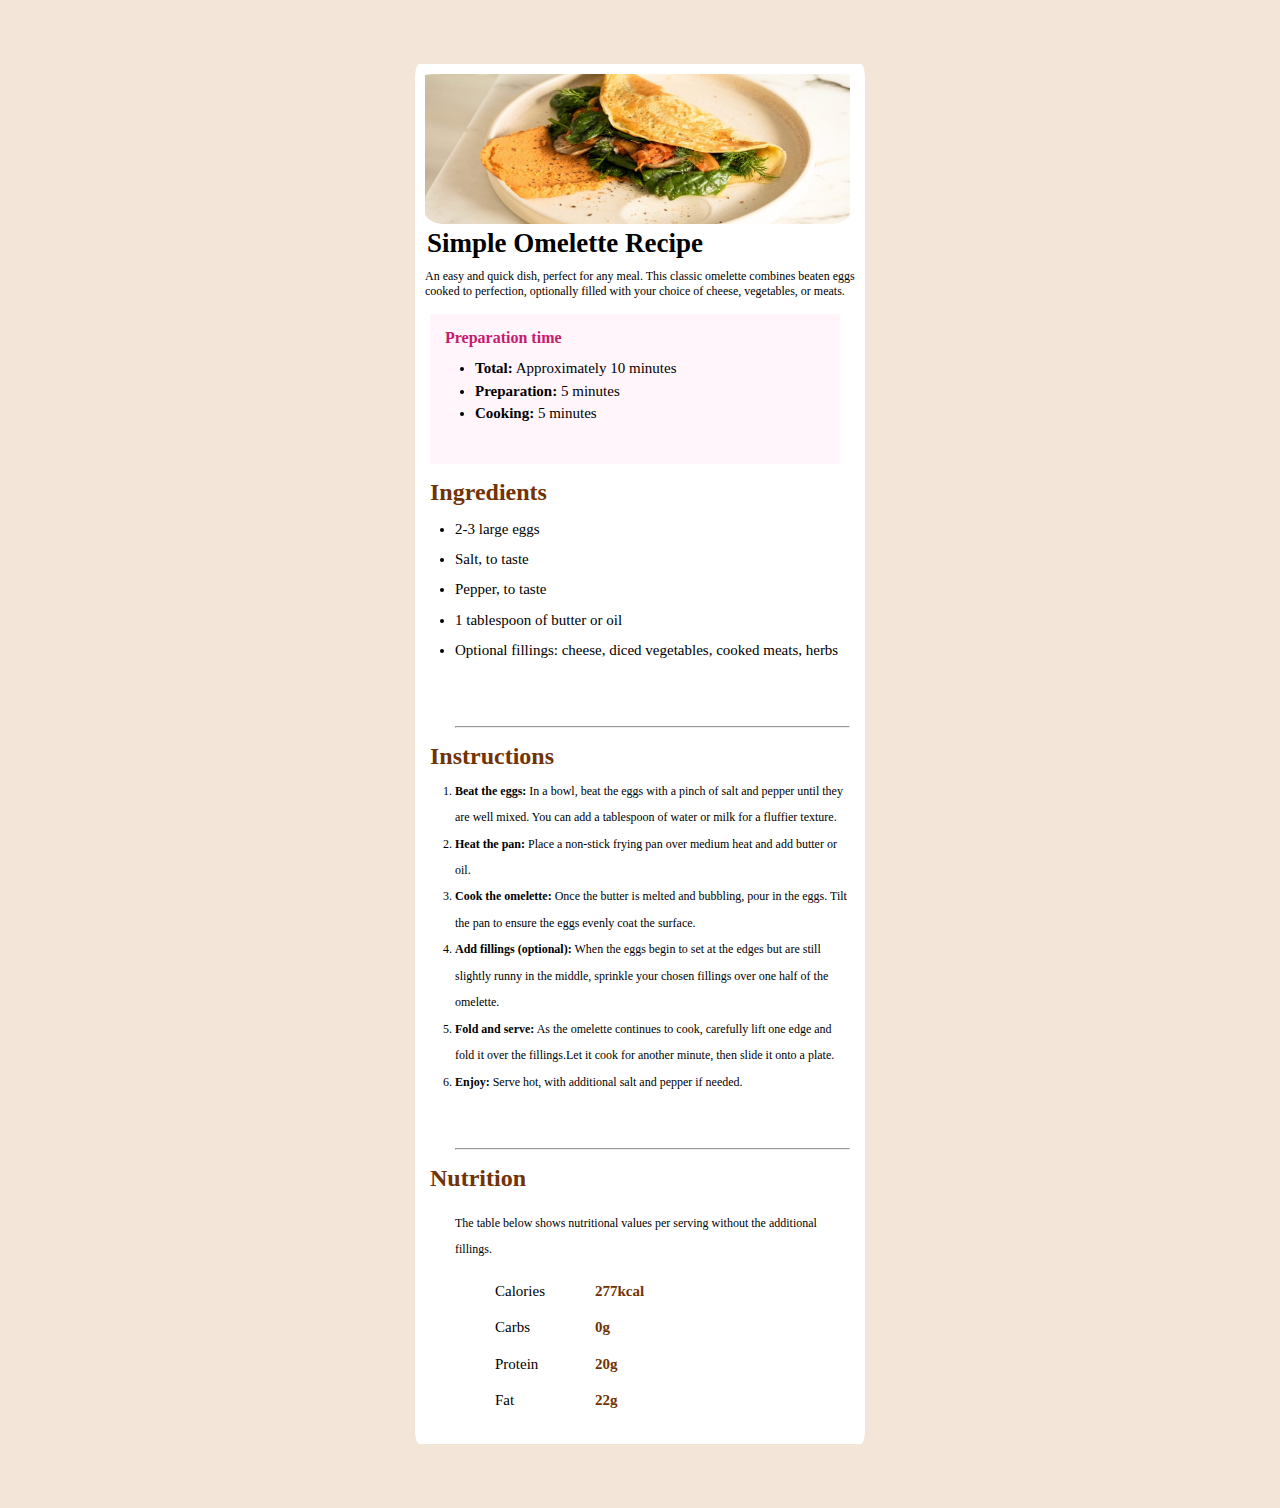
<file: index.html>
<!DOCTYPE html>
<html lang="en">
<head>
    <meta charset="UTF-8">
    <meta name="viewport" content="width=device-width, initial-scale=1.0">
    <title>Simple Recipe page</title>
    <link rel="stylesheet" href="style.css">
</head>
<body>
    <div class="container">
        <div class="inner">
            <div class="content"><img src="image-omelette.jpeg" alt="image"></div>
            <h1>Simple Omelette Recipe</h1>
            <p>An easy and quick dish, perfect for any meal. This classic omelette combines beaten eggs cooked to perfection, optionally filled with your choice of cheese, vegetables, or meats. </p>
            <div class="prep">
                <h4>Preparation time</h4>
                <ul>
                    <li><b>Total:</b> Approximately 10 minutes</li>
                    <li><b>Preparation:</b> 5 minutes</li>
                    <li><b>Cooking:</b> 5 minutes</li>
                </ul></div>
                <h2>Ingredients</h2>
                <div class="ind"> <ul>
                    <li>2-3 large eggs</li>
                    <li>Salt, to taste</li>
                    <li>Pepper, to taste </li>
                    <li>1 tablespoon of butter or oil </li>
                    <li>Optional fillings: cheese, diced vegetables, cooked meats, herbs</li>
                   <br><br><hr>
                </ul></div>
                <div class="ins"><h2>Instructions </h2>
                    <ol type="1">
                        <li><span><b>Beat the eggs:</b> In a bowl, beat the eggs with a pinch of salt and pepper until they are well mixed. You can add a tablespoon of water or milk for a fluffier texture.</span></li>
                        <li><span><b>Heat the pan:</b> Place a non-stick frying pan over medium heat and add butter or oil. </li>
                        <li><span><b>Cook the omelette:</b> Once the butter is melted and bubbling, pour in the eggs. Tilt the pan to ensure the eggs evenly coat the surface.</span></li>
                        <li><span><b>Add fillings (optional):</b> When the eggs begin to set at the edges but are still slightly runny in the middle, sprinkle your chosen fillings over one half of the omelette.</span> </li>
                        <li><span><b>Fold and serve:</b> As the omelette continues to cook, carefully lift one edge and fold it over the fillings.Let it cook for another minute, then slide it onto a plate.</span> </li>
                        <li><span><b>Enjoy: </b>Serve hot, with additional salt and pepper if needed.</span></li>
                        <br><br><hr>
                    </ol></div>
                    <h2>Nutrition</h2>
                <div class="nut">
                    <p>The table below shows nutritional values per serving without the additional fillings.</p>
                    <table >
                        <tr>
                            <td>Calories </td>
                            <td style="color:hsl(26, 92%, 23%);"><b>277kcal</b></td>
                        </tr>
                        <tr>
                            <td>Carbs</td>
                            <td style="color:hsl(26, 92%, 23%);"><b>0g</b></td>
                        </tr>
                        <tr>
                            <td>Protein </td>
                            <td style="color:hsl(26, 92%, 23%);"><b>20g</b></td>
                        </tr>
                        <tr>
                            <td>Fat</td>
                            <td style="color:hsl(26, 92%, 23%);"><b>22g</b></td>
                        </tr>
                    </table>
                    </div>
                
        </div>
    </div>
</body>
</html>
</file>
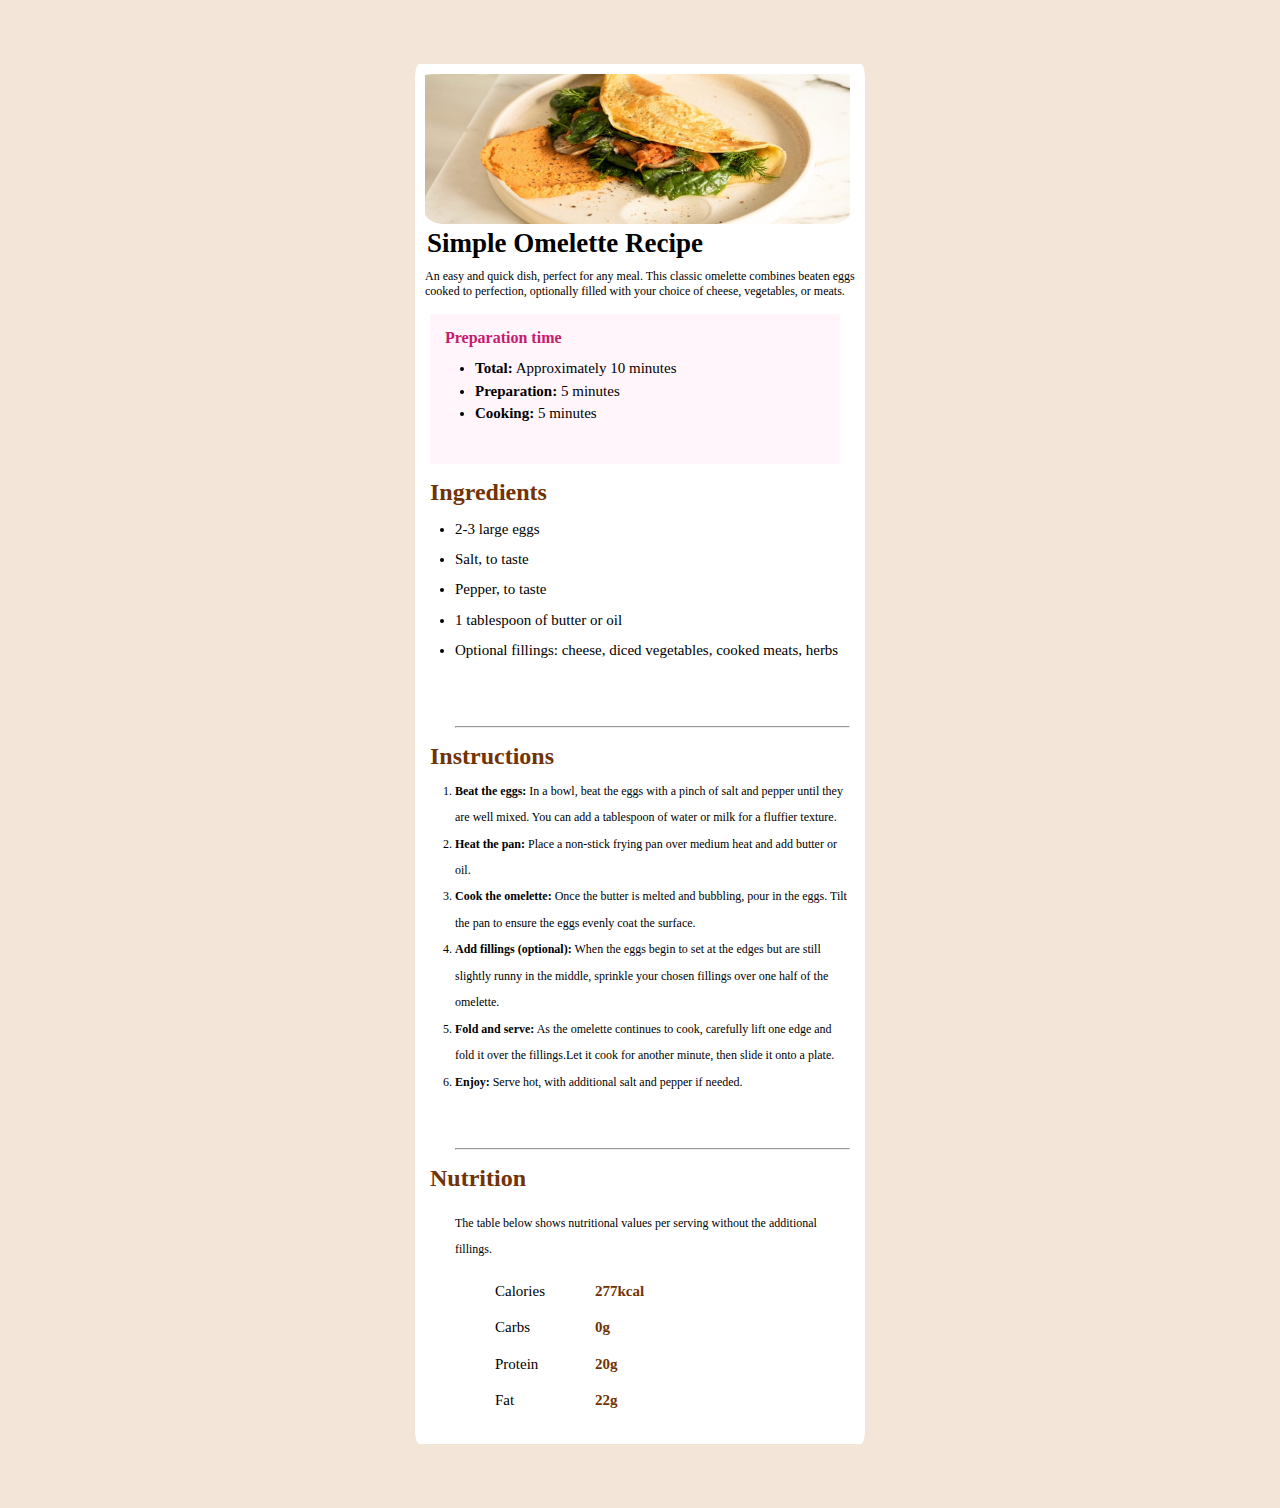
<file: one.html>
<!DOCTYPE html>
<html lang="en">
<head>
    <meta charset="UTF-8">
    <meta name="viewport" content="width=device-width, initial-scale=1.0">
    <title>Simple Recipe page</title>
    <link rel="stylesheet" href="one.css">
</head>
<body>
    <div class="container">
        <div class="inner">
            <div class="content"><img src="image-omelette.jpeg" alt="image"></div>
            <h1>Simple Omelette Recipe</h1>
            <p>An easy and quick dish, perfect for any meal. This classic omelette combines beaten eggs cooked to perfection, optionally filled with your choice of cheese, vegetables, or meats. </p>
            <div class="prep">
                <h4>Preparation time</h4>
                <ul>
                    <li><b>Total:</b> Approximately 10 minutes</li>
                    <li><b>Preparation:</b> 5 minutes</li>
                    <li><b>Cooking:</b> 5 minutes</li>
                </ul></div>
                <h2>Ingredients</h2>
                <div class="ind"> <ul>
                    <li>2-3 large eggs</li>
                    <li>Salt, to taste</li>
                    <li>Pepper, to taste </li>
                    <li>1 tablespoon of butter or oil </li>
                    <li>Optional fillings: cheese, diced vegetables, cooked meats, herbs</li>
                   <br><br><hr>
                </ul></div>
                <div class="ins"><h2>Instructions </h2>
                    <ol type="1">
                        <li><span><b>Beat the eggs:</b> In a bowl, beat the eggs with a pinch of salt and pepper until they are well mixed. You can add a tablespoon of water or milk for a fluffier texture.</span></li>
                        <li><span><b>Heat the pan:</b> Place a non-stick frying pan over medium heat and add butter or oil. </li>
                        <li><span><b>Cook the omelette:</b> Once the butter is melted and bubbling, pour in the eggs. Tilt the pan to ensure the eggs evenly coat the surface.</span></li>
                        <li><span><b>Add fillings (optional):</b> When the eggs begin to set at the edges but are still slightly runny in the middle, sprinkle your chosen fillings over one half of the omelette.</span> </li>
                        <li><span><b>Fold and serve:</b> As the omelette continues to cook, carefully lift one edge and fold it over the fillings.Let it cook for another minute, then slide it onto a plate.</span> </li>
                        <li><span><b>Enjoy: </b>Serve hot, with additional salt and pepper if needed.</span></li>
                        <br><br><hr>
                    </ol></div>
                    <h2>Nutrition</h2>
                <div class="nut">
                    <p>The table below shows nutritional values per serving without the additional fillings.</p>
                    <table >
                        <tr>
                            <td>Calories </td>
                            <td style="color:hsl(26, 92%, 23%);"><b>277kcal</b></td>
                        </tr>
                        <tr>
                            <td>Carbs</td>
                            <td style="color:hsl(26, 92%, 23%);"><b>0g</b></td>
                        </tr>
                        <tr>
                            <td>Protein </td>
                            <td style="color:hsl(26, 92%, 23%);"><b>20g</b></td>
                        </tr>
                        <tr>
                            <td>Fat</td>
                            <td style="color:hsl(26, 92%, 23%);"><b>22g</b></td>
                        </tr>
                    </table>
                    </div>
                
        </div>
    </div>
</body>
</html>
</file>
<file: style.css>
*{
    margin: 0;
    padding: 0;
}
body{
    background-color: hsl(30, 54%, 90%);
}
.container{
    height: 1380px;
    width: 450px;
    background-color: white;
    margin: 0 auto;
    margin-top: 5%;
    margin-bottom: 5%;
    border-radius: 1%;
}
/* .inner{
    height: 1000px;
    width: 300px;
    background-color: aqua;
} */
.content img{
    height: 150px;
    width:425px;
    padding: 10px 10px 0px 10px;
    border-radius: 7%;
}
h1{
    margin-left: 12px;
    font-size: 27px;
    font-family: "Young Serif", serif;
}
p{
    margin: 10px 10px 10px 10px;
    font-size: 12px;
}
.prep{
    height: 150px;
    width: 410px;
    background-color: hsl(330, 100%, 98%);
    margin-left: 15px;
    margin-top: 15px;
}
.prep ul{
    line-height: 0.6cm;
    padding-left: 45px;
    padding-top: 10px;
    font-size: 15px;
}
h4{
    padding-top: 15px;
    padding-left: 15px;
   color: hsl(330, 77%, 44%);
}

/* .ind{
    height: 350px;
    width: 350px;
    margin-left: 10px;
    margin-top: 7px;
} */
.ind ul{
    line-height: 0.8cm;
    padding-left: 40px;
    padding-top: 8px;
    font-size: 15px;
    padding-right: 15px;
}
h2{
    margin-top: 15px;
    margin-left: 15px;
    font-family: "Young Serif", serif;
    font-weight: bolder;
    color: hsl(26, 92%, 23%);
}
.ins ol{
    line-height: 0.7cm;
    padding-left: 40px;
    padding-top: 8px;
    font-size: 12px;
    padding-right: 15px;
}
.nut{
    line-height: 0.7cm;
    padding-left: 30px;
    padding-top: 8px;
    font-size: 15px;
    padding-right: 15px;
}
table {
    border-collapse: separate;
  border-spacing: 50px 0;
  
}
td {
    padding: 5px 0;
    
  }
</file>
<file: one.css>
*{
    margin: 0;
    padding: 0;
}
body{
    background-color: hsl(30, 54%, 90%);
}
.container{
    height: 1380px;
    width: 450px;
    background-color: white;
    margin: 0 auto;
    margin-top: 5%;
    margin-bottom: 5%;
    border-radius: 1%;
}
/* .inner{
    height: 1000px;
    width: 300px;
    background-color: aqua;
} */
.content img{
    height: 150px;
    width:425px;
    padding: 10px 10px 0px 10px;
    border-radius: 7%;
}
h1{
    margin-left: 12px;
    font-size: 27px;
    font-family: "Young Serif", serif;
}
p{
    margin: 10px 10px 10px 10px;
    font-size: 12px;
}
.prep{
    height: 150px;
    width: 410px;
    background-color: hsl(330, 100%, 98%);
    margin-left: 15px;
    margin-top: 15px;
}
.prep ul{
    line-height: 0.6cm;
    padding-left: 45px;
    padding-top: 10px;
    font-size: 15px;
}
h4{
    padding-top: 15px;
    padding-left: 15px;
   color: hsl(330, 77%, 44%);
}

/* .ind{
    height: 350px;
    width: 350px;
    margin-left: 10px;
    margin-top: 7px;
} */
.ind ul{
    line-height: 0.8cm;
    padding-left: 40px;
    padding-top: 8px;
    font-size: 15px;
    padding-right: 15px;
}
h2{
    margin-top: 15px;
    margin-left: 15px;
    font-family: "Young Serif", serif;
    font-weight: bolder;
    color: hsl(26, 92%, 23%);
}
.ins ol{
    line-height: 0.7cm;
    padding-left: 40px;
    padding-top: 8px;
    font-size: 12px;
    padding-right: 15px;
}
.nut{
    line-height: 0.7cm;
    padding-left: 30px;
    padding-top: 8px;
    font-size: 15px;
    padding-right: 15px;
}
table {
    border-collapse: separate;
  border-spacing: 50px 0;
  
}
td {
    padding: 5px 0;
    
  }
</file>
